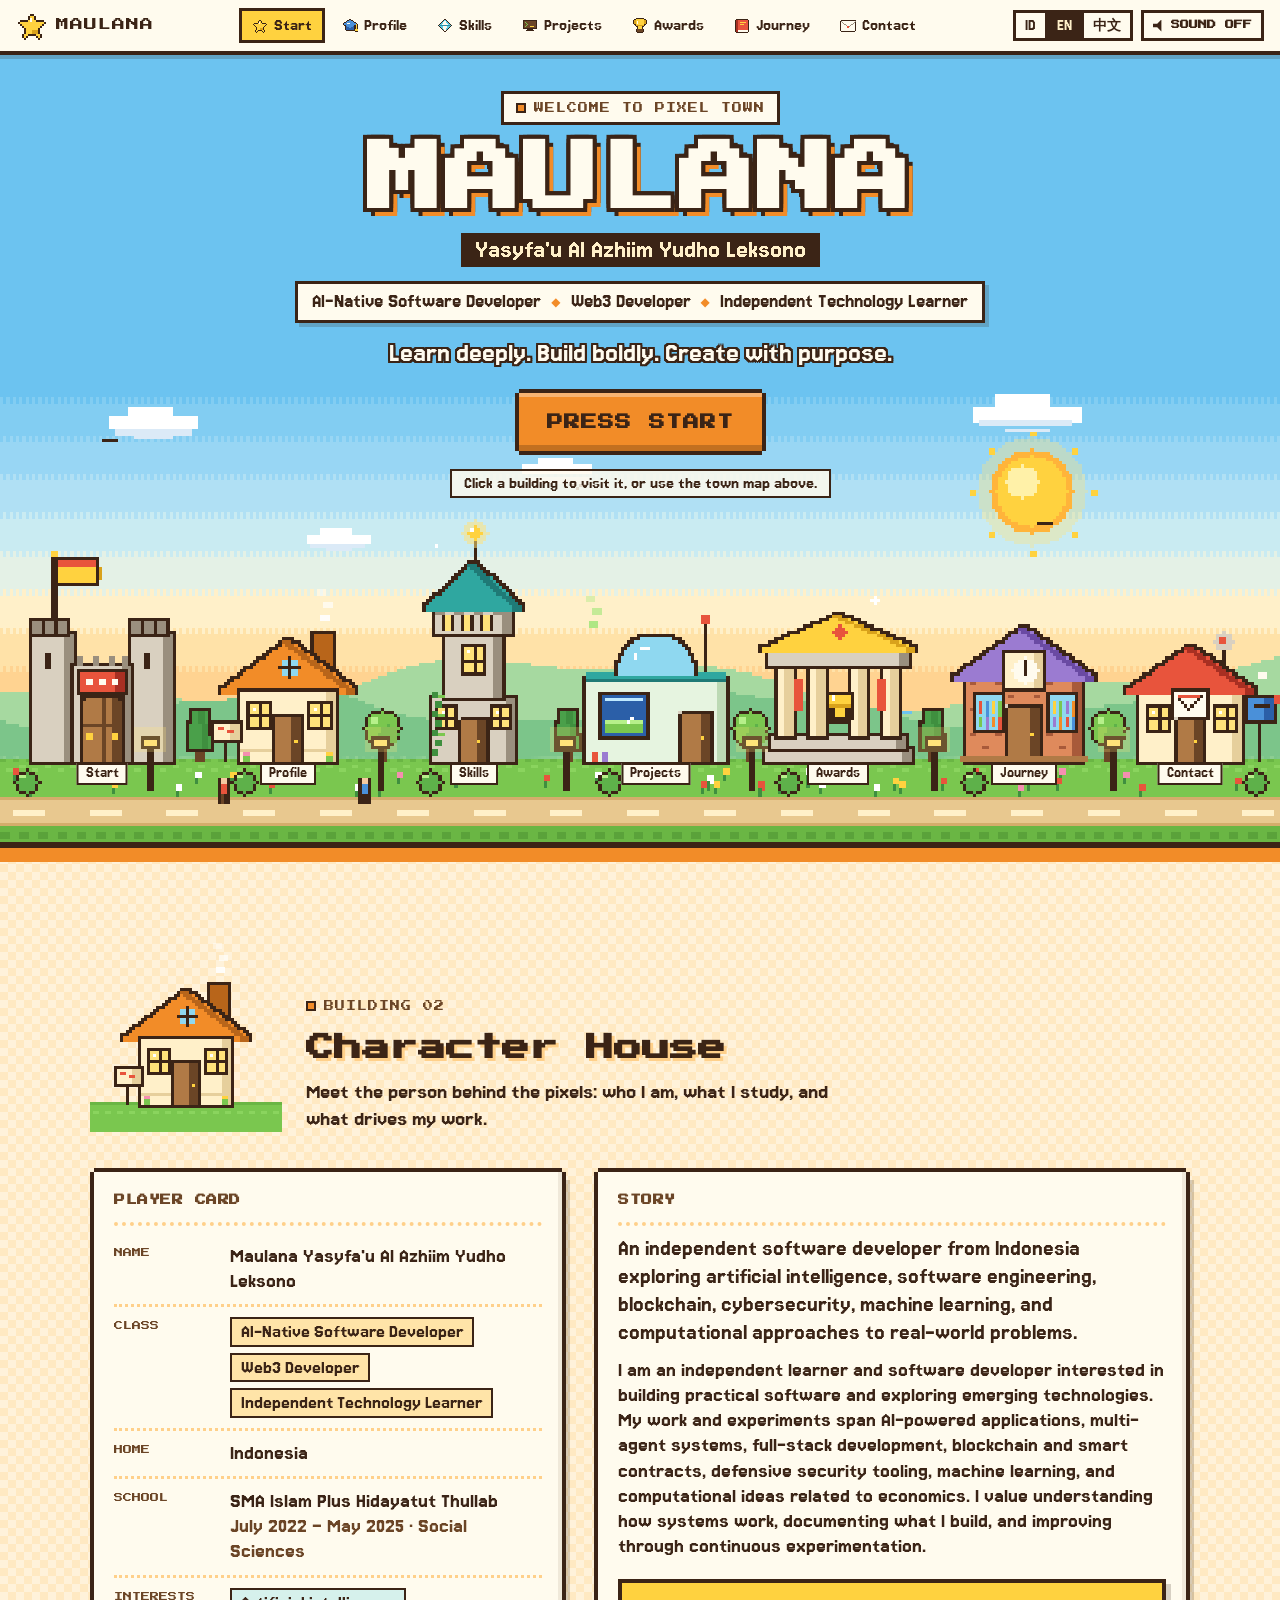
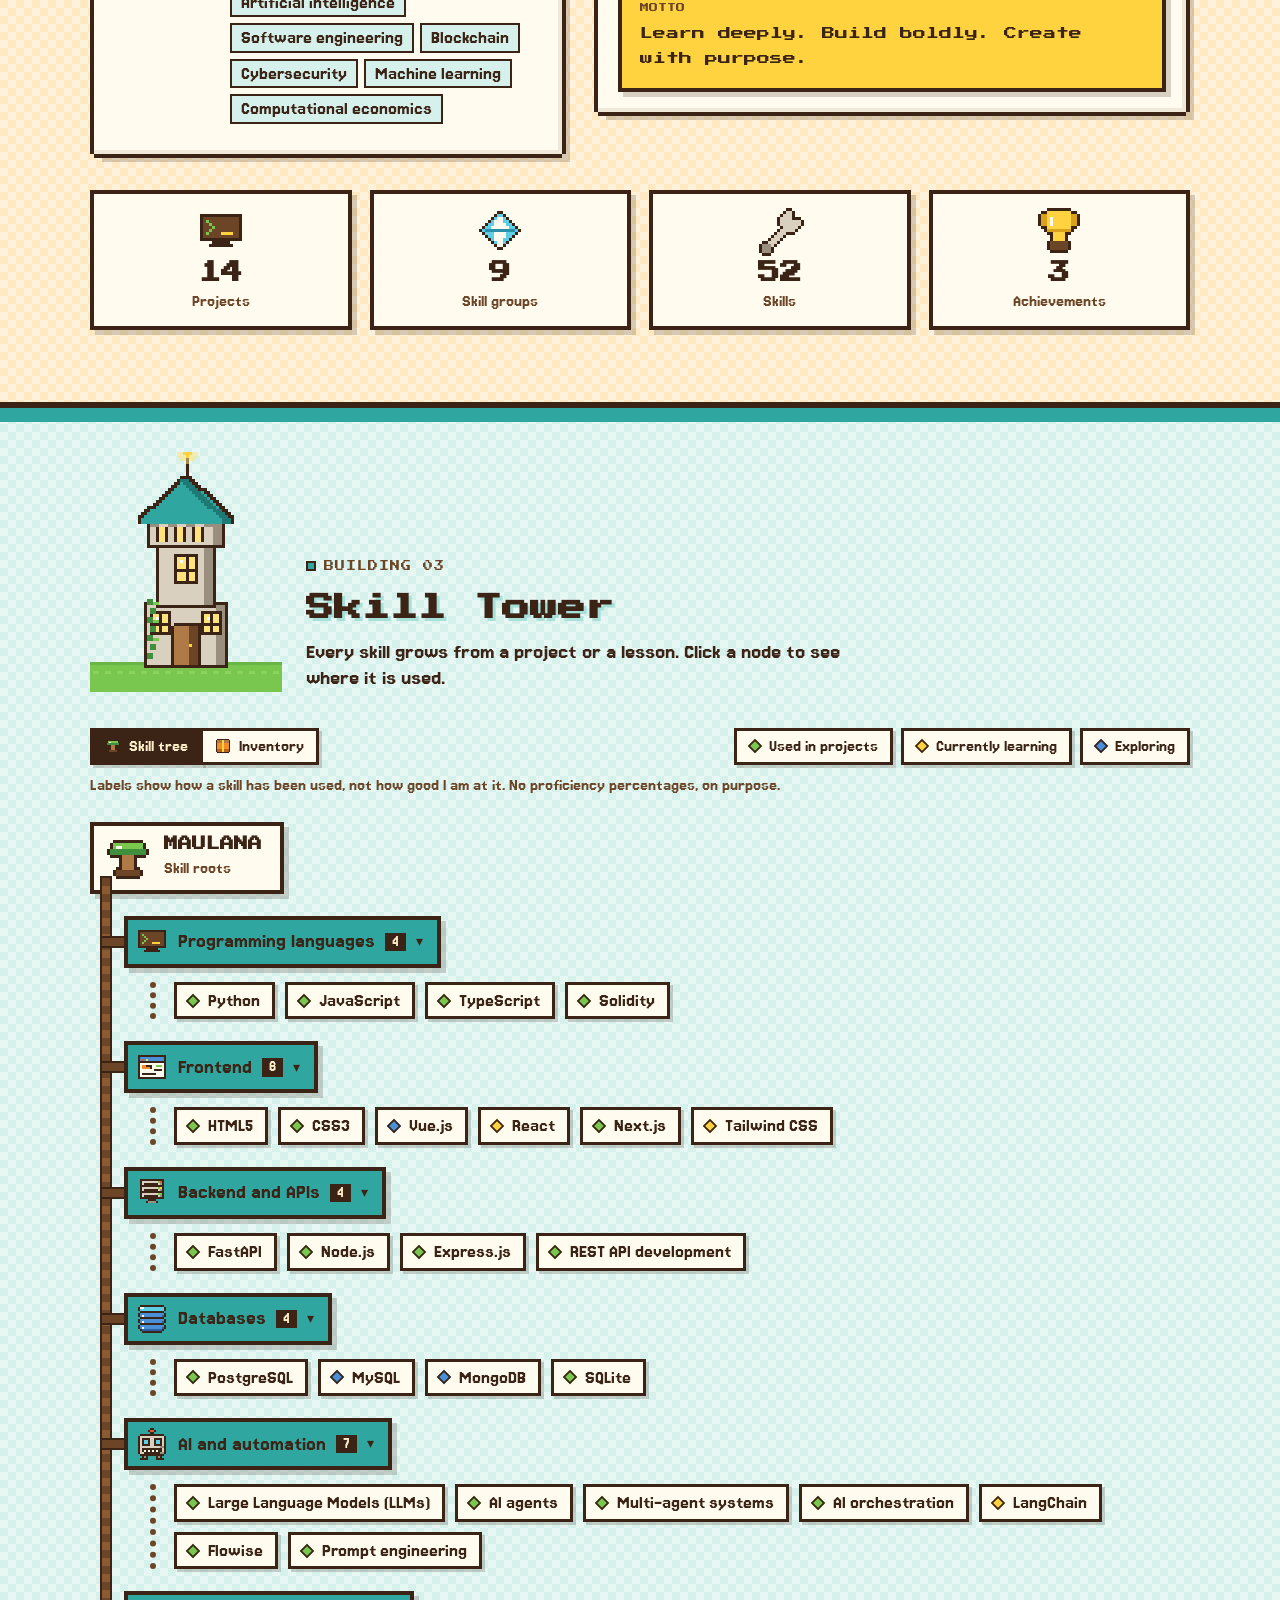
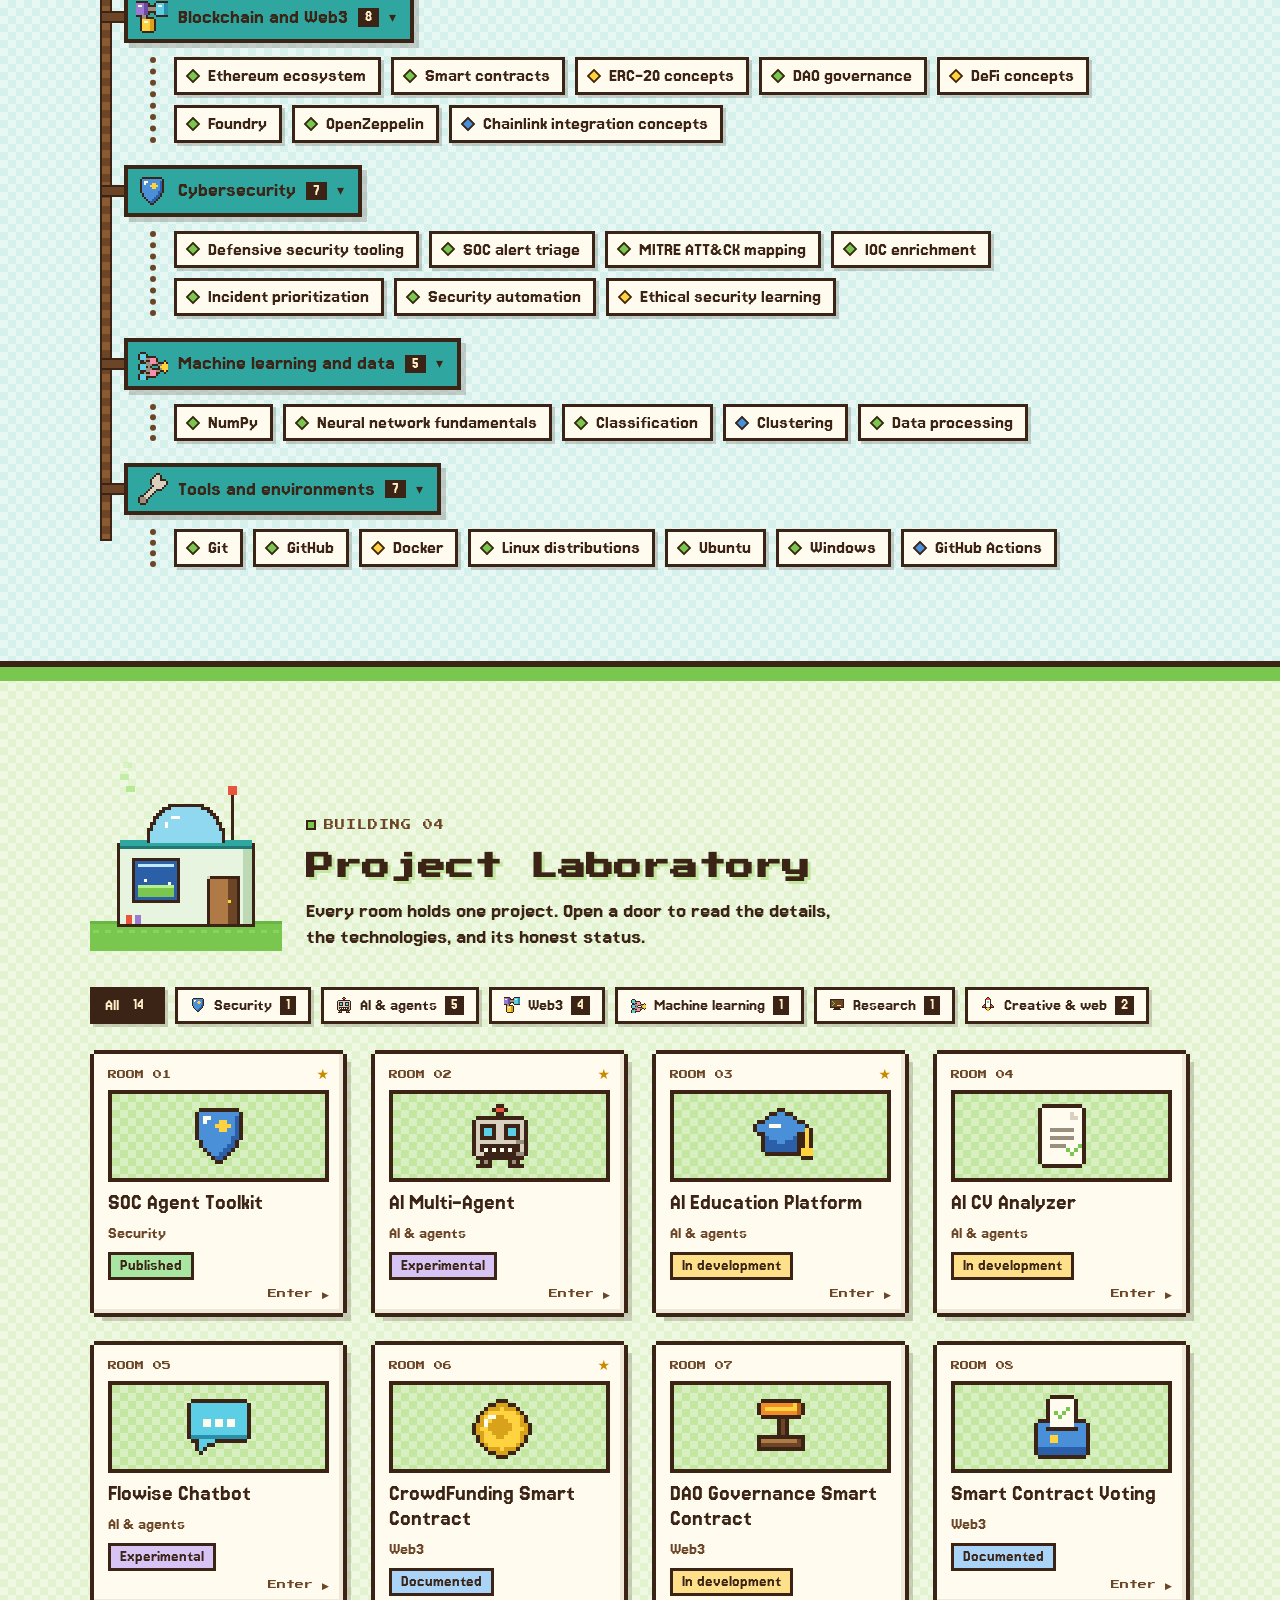
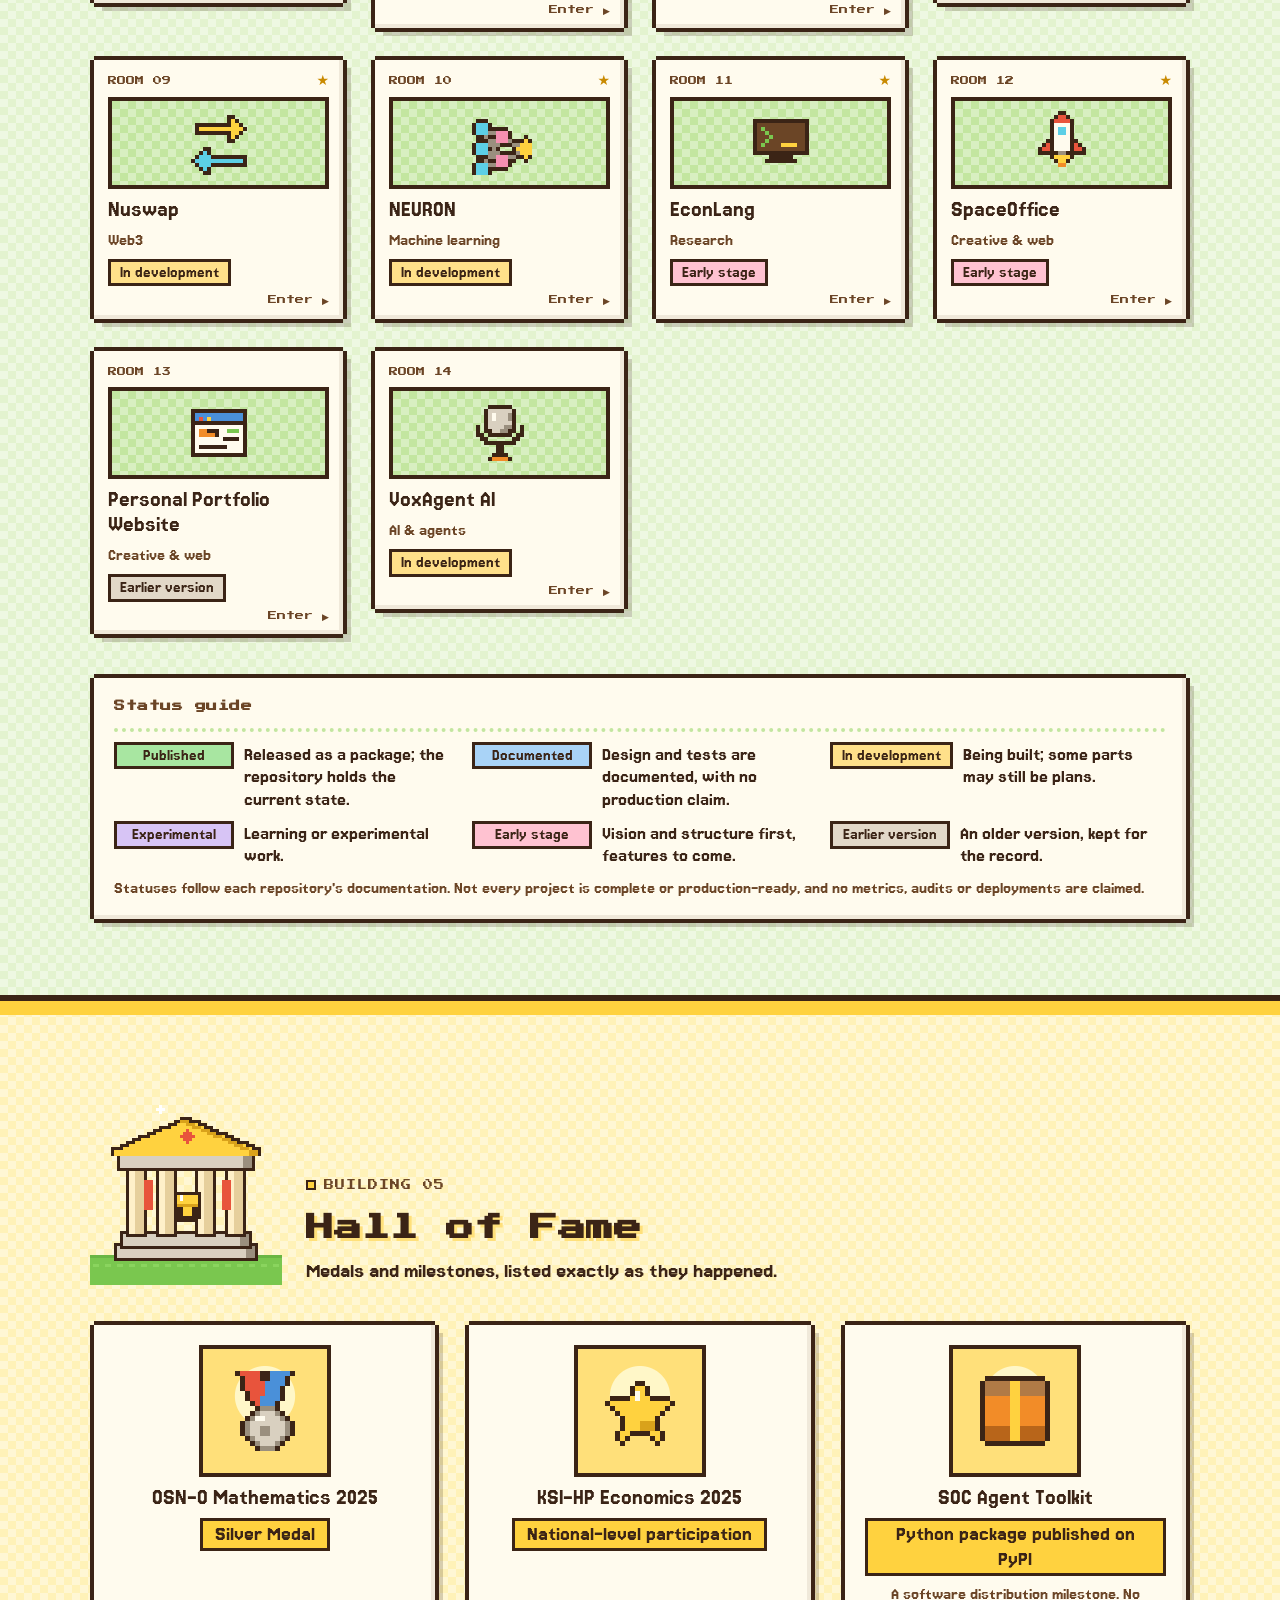
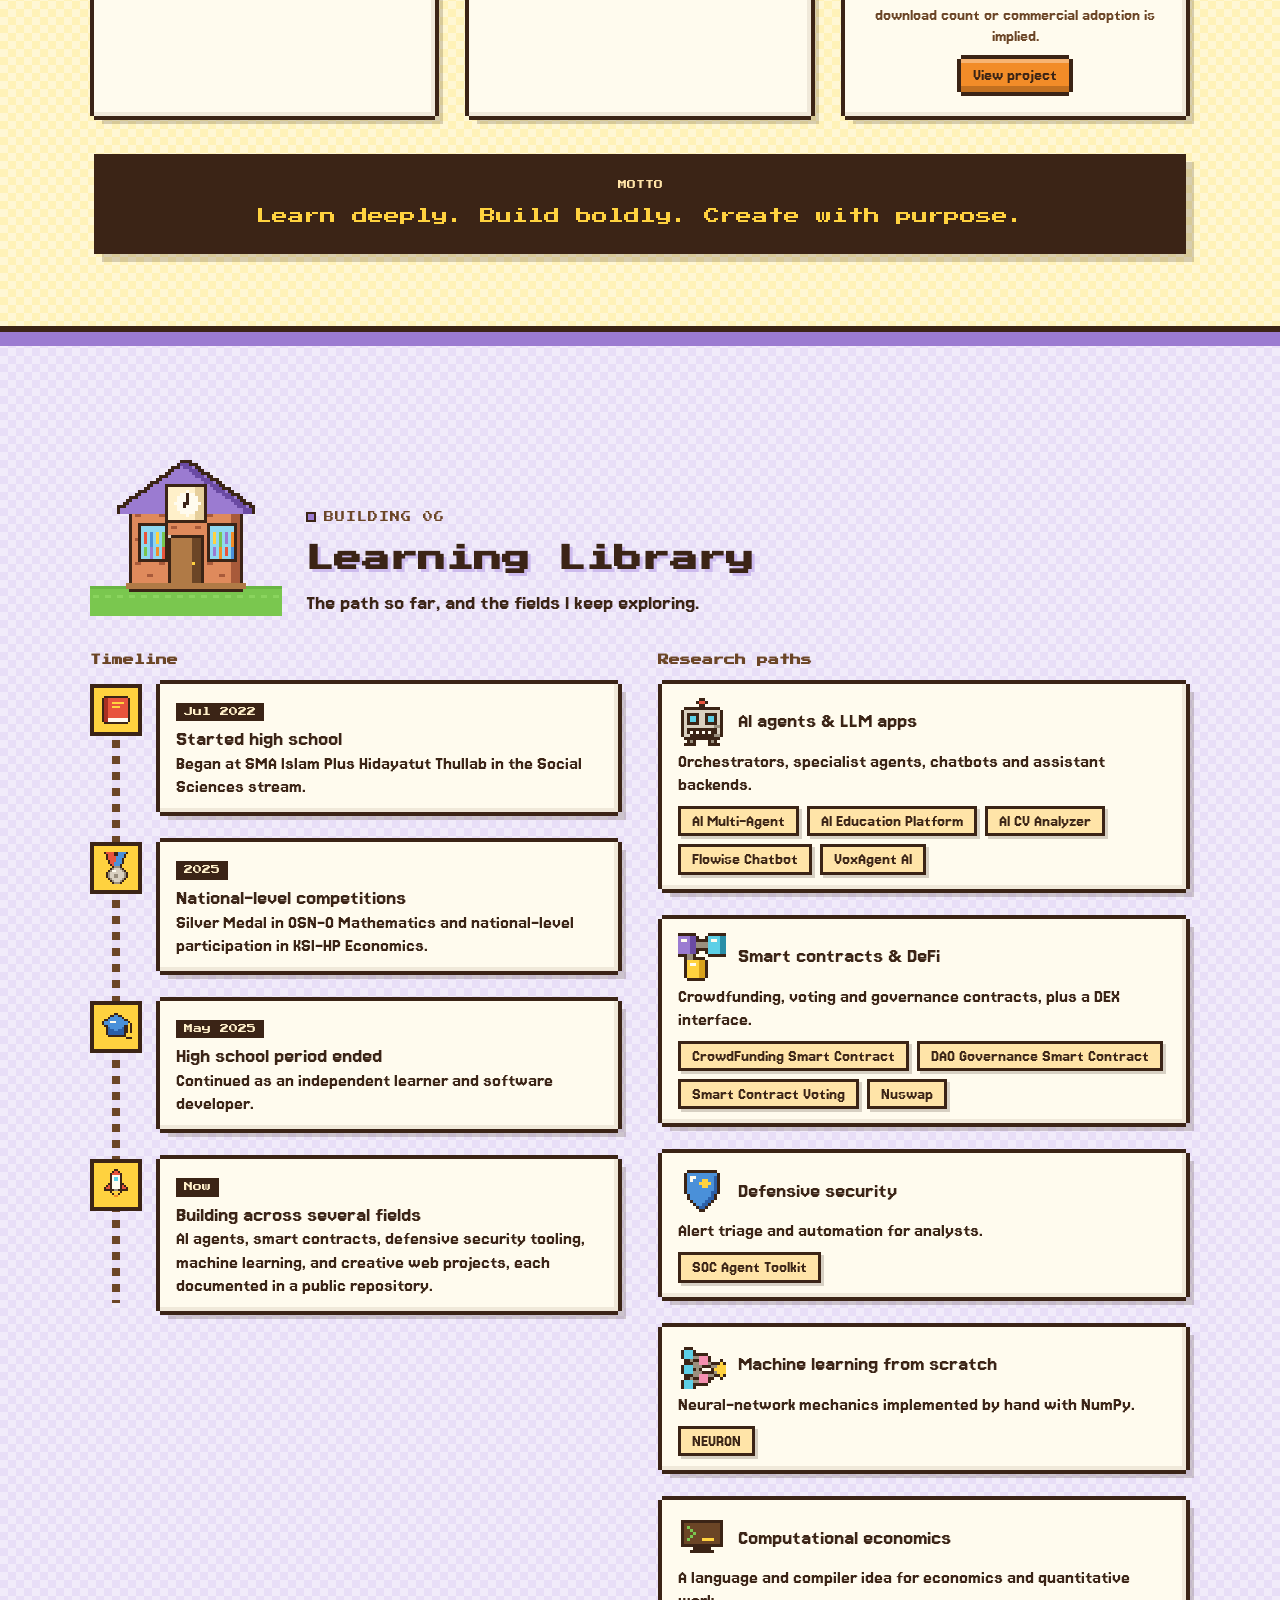
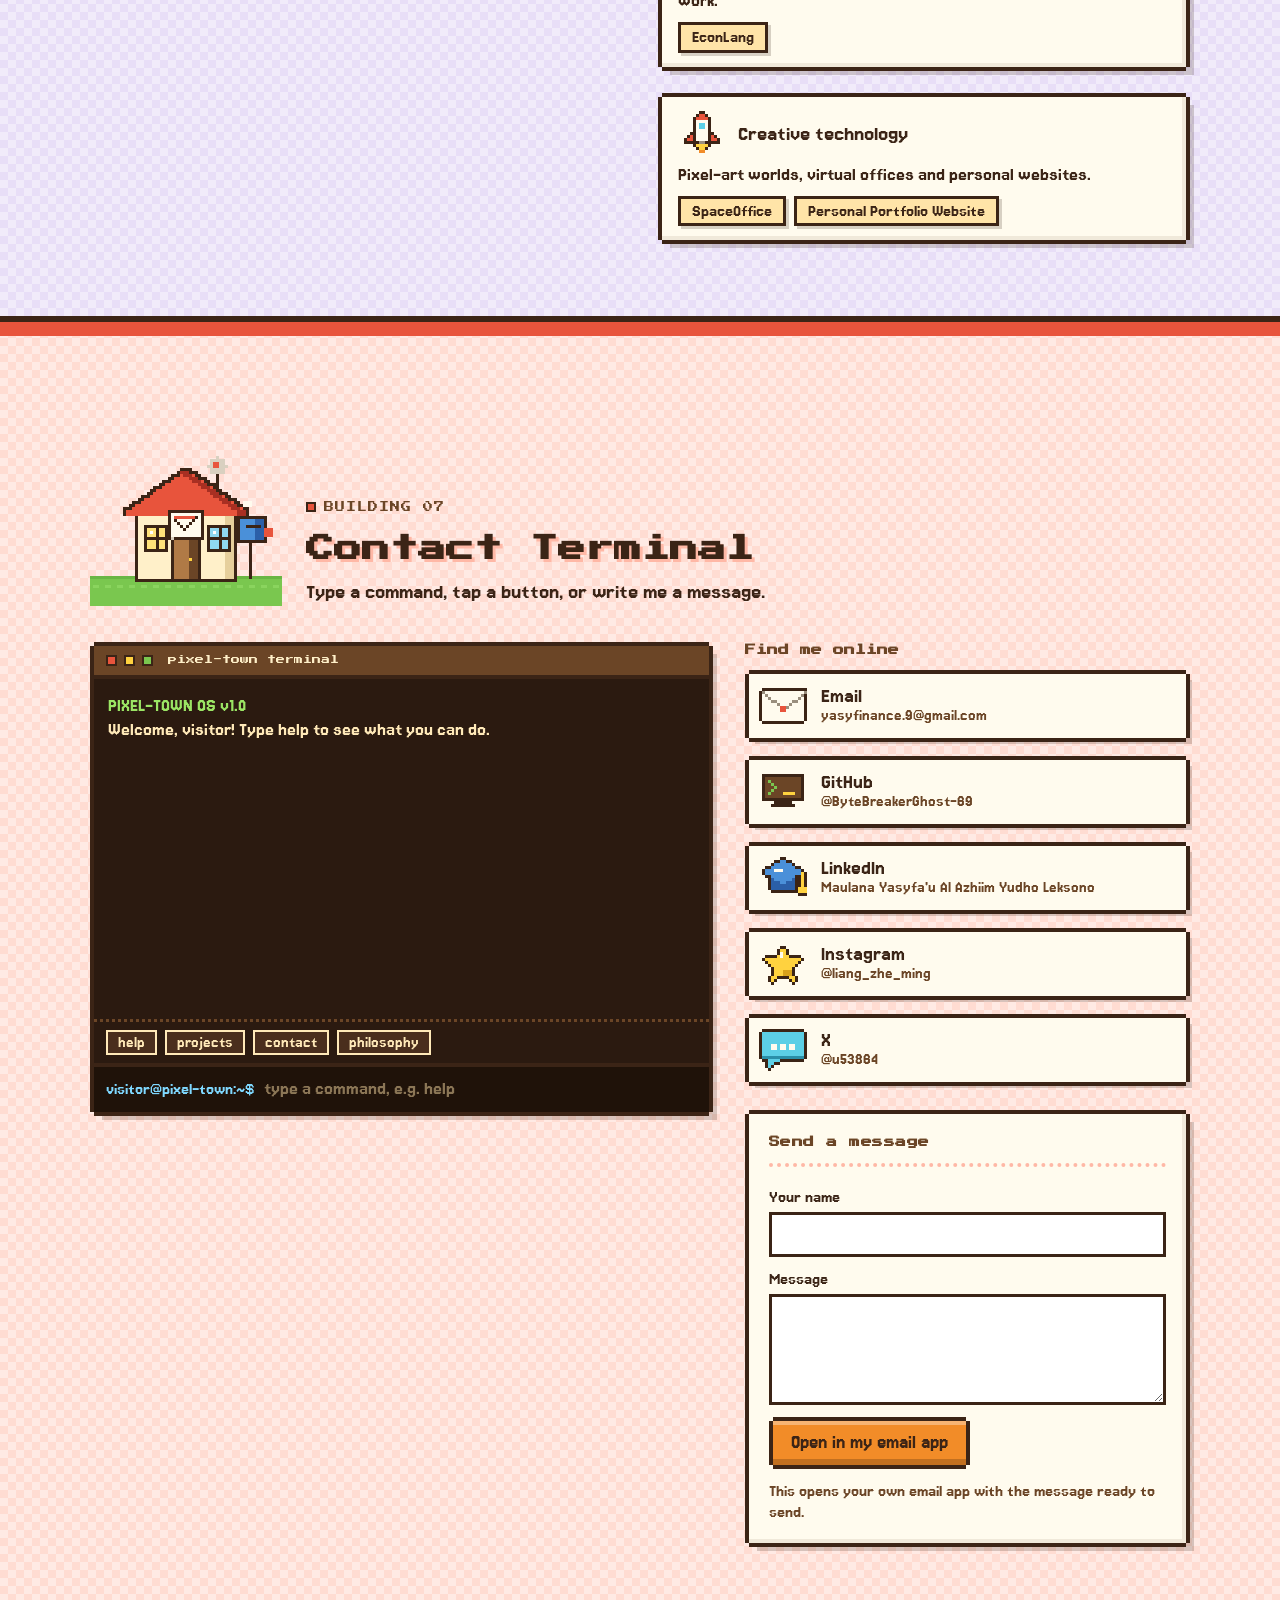
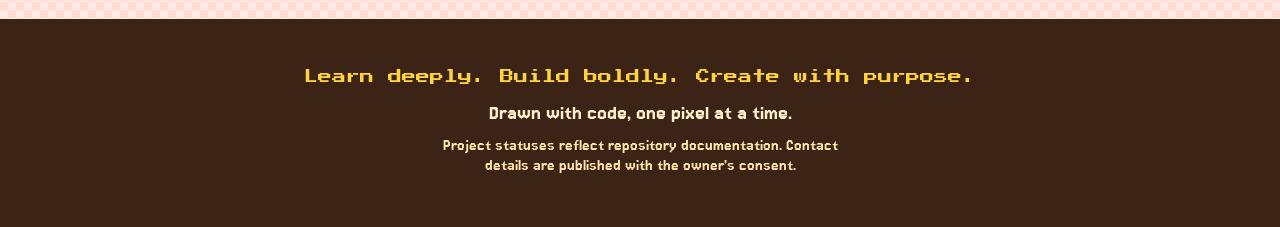
<file: index.html>
<!doctype html>
<html lang="en">
<head>
  <meta charset="utf-8">
  <meta name="viewport" content="width=device-width, initial-scale=1">
  <title>Maulana · Pixel Town Portfolio</title>
  <meta name="description" content="Portfolio of Maulana Yasyfa'u Al Azhiim Yudho Leksono: AI-native software developer, Web3 developer and independent technology learner. Explore it as a pixel-art town.">
  <meta name="theme-color" content="#ffd391">
  <meta property="og:title" content="Maulana · Pixel Town Portfolio">
  <meta property="og:description" content="Learn deeply. Build boldly. Create with purpose. A 2D pixel-art portfolio.">
  <meta property="og:type" content="website">
  <meta property="og:image" content="assets/og.png">
  <link rel="icon" href="assets/favicon.svg" type="image/svg+xml">
  <link rel="preload" href="assets/fonts/jersey-15-latin-400-normal.woff2" as="font" type="font/woff2" crossorigin>
  <link rel="preload" href="assets/fonts/press-start-2p-latin-400-normal.woff2" as="font" type="font/woff2" crossorigin>
  <link rel="stylesheet" href="css/style.css">
</head>
<body>
  <a class="skip" href="#main" data-i18n="skip">Skip to content</a>

  <header class="topbar">
    <div class="topbar-row">
      <a class="brand" href="#gate" id="brand" aria-label="Maulana, home">
        <canvas class="spr s2" data-sprite="star" aria-hidden="true"></canvas>
        <span class="brand-text">MAULANA</span>
      </a>
      <div class="settings">
        <div class="lang" role="group" aria-label="Language" data-i18n-attr="aria-label:lang.label">
          <button type="button" data-lang="id" aria-pressed="false" lang="id" title="Bahasa Indonesia">ID</button>
          <button type="button" data-lang="en" aria-pressed="false" lang="en" title="English">EN</button>
          <button type="button" data-lang="zh" aria-pressed="false" lang="zh" title="中文">中文</button>
        </div>
        <button type="button" id="sound" class="sound" aria-pressed="false">
          <span class="sound-ico" aria-hidden="true"></span>
          <span class="sound-txt" id="sound-txt">SOUND OFF</span>
        </button>
      </div>
    </div>
    <nav class="map" aria-label="Town map" data-i18n-attr="aria-label:nav.label">
      <a href="#gate" data-nav="gate"><canvas class="spr s1" data-sprite="star" aria-hidden="true"></canvas><span data-i18n="nav.gate">Start</span></a>
      <a href="#house" data-nav="house"><canvas class="spr s1" data-sprite="cap" aria-hidden="true"></canvas><span data-i18n="nav.house">Profile</span></a>
      <a href="#tower" data-nav="tower"><canvas class="spr s1" data-sprite="gem" aria-hidden="true"></canvas><span data-i18n="nav.tower">Skills</span></a>
      <a href="#lab" data-nav="lab"><canvas class="spr s1" data-sprite="code" aria-hidden="true"></canvas><span data-i18n="nav.lab">Projects</span></a>
      <a href="#hall" data-nav="hall"><canvas class="spr s1" data-sprite="trophy" aria-hidden="true"></canvas><span data-i18n="nav.hall">Awards</span></a>
      <a href="#library" data-nav="library"><canvas class="spr s1" data-sprite="book" aria-hidden="true"></canvas><span data-i18n="nav.library">Journey</span></a>
      <a href="#post" data-nav="post"><canvas class="spr s1" data-sprite="mail" aria-hidden="true"></canvas><span data-i18n="nav.post">Contact</span></a>
    </nav>
  </header>

  <main id="main">
    <!-- 01 GATE / START SCREEN -->
    <section id="gate" class="gate" aria-labelledby="gate-title">
      <div class="gate-inner">
        <p class="eyebrow" data-i18n="gate.eyebrow">WELCOME TO PIXEL TOWN</p>
        <h1 id="gate-title" class="logo">
          <span class="logo-main">MAULANA</span>
          <small class="logo-sub" id="logo-sub"></small>
        </h1>
        <p class="classes" id="classes"></p>
        <p class="motto" id="motto"></p>
        <button type="button" class="btn btn-big blink-btn" id="start" data-i18n="gate.start">PRESS START</button>
        <p class="hint" data-i18n="gate.hint">Click a building to visit it, or use the town map above.</p>
      </div>
      <div class="town-scroll" id="town-scroll" tabindex="-1">
        <div class="town-wrap" id="town-wrap">
          <canvas id="town" width="400" height="150" aria-hidden="true"></canvas>
          <div class="town-links" id="town-links"></div>
        </div>
      </div>
    </section>

    <!-- 02 HOUSE / CHARACTER PROFILE -->
    <section id="house" class="room theme-orange" aria-labelledby="house-title">
      <div class="room-head">
        <canvas class="bld" data-building="house" width="64" height="80" aria-hidden="true"></canvas>
        <div>
          <p class="eyebrow" data-i18n="house.eyebrow">BUILDING 02</p>
          <h2 id="house-title" class="h2" data-i18n="house.title">Character House</h2>
          <p class="lead" data-i18n="house.lead"></p>
        </div>
      </div>
      <div class="room-body" id="house-body"></div>
    </section>

    <!-- 03 TOWER / SKILL TREE -->
    <section id="tower" class="room theme-teal" aria-labelledby="tower-title">
      <div class="room-head">
        <canvas class="bld" data-building="tower" width="64" height="80" aria-hidden="true"></canvas>
        <div>
          <p class="eyebrow" data-i18n="tower.eyebrow">BUILDING 03</p>
          <h2 id="tower-title" class="h2" data-i18n="tower.title">Skill Tower</h2>
          <p class="lead" data-i18n="tower.lead"></p>
        </div>
      </div>
      <div class="room-body" id="tower-body"></div>
    </section>

    <!-- 04 LAB / PROJECT ROOMS -->
    <section id="lab" class="room theme-green" aria-labelledby="lab-title">
      <div class="room-head">
        <canvas class="bld" data-building="lab" width="64" height="80" aria-hidden="true"></canvas>
        <div>
          <p class="eyebrow" data-i18n="lab.eyebrow">BUILDING 04</p>
          <h2 id="lab-title" class="h2" data-i18n="lab.title">Project Laboratory</h2>
          <p class="lead" data-i18n="lab.lead"></p>
        </div>
      </div>
      <div class="room-body" id="lab-body"></div>
    </section>

    <!-- 05 HALL / ACHIEVEMENTS -->
    <section id="hall" class="room theme-gold" aria-labelledby="hall-title">
      <div class="room-head">
        <canvas class="bld" data-building="hall" width="64" height="80" aria-hidden="true"></canvas>
        <div>
          <p class="eyebrow" data-i18n="hall.eyebrow">BUILDING 05</p>
          <h2 id="hall-title" class="h2" data-i18n="hall.title">Hall of Fame</h2>
          <p class="lead" data-i18n="hall.lead"></p>
        </div>
      </div>
      <div class="room-body" id="hall-body"></div>
    </section>

    <!-- 06 LIBRARY / JOURNEY -->
    <section id="library" class="room theme-purple" aria-labelledby="library-title">
      <div class="room-head">
        <canvas class="bld" data-building="library" width="64" height="80" aria-hidden="true"></canvas>
        <div>
          <p class="eyebrow" data-i18n="library.eyebrow">BUILDING 06</p>
          <h2 id="library-title" class="h2" data-i18n="library.title">Learning Library</h2>
          <p class="lead" data-i18n="library.lead"></p>
        </div>
      </div>
      <div class="room-body" id="library-body"></div>
    </section>

    <!-- 07 POST / CONTACT TERMINAL -->
    <section id="post" class="room theme-red" aria-labelledby="post-title">
      <div class="room-head">
        <canvas class="bld" data-building="post" width="64" height="80" aria-hidden="true"></canvas>
        <div>
          <p class="eyebrow" data-i18n="post.eyebrow">BUILDING 07</p>
          <h2 id="post-title" class="h2" data-i18n="post.title">Contact Terminal</h2>
          <p class="lead" data-i18n="post.lead"></p>
        </div>
      </div>
      <div class="room-body" id="post-body"></div>
    </section>
  </main>

  <footer class="footer">
    <p class="footer-motto" id="footer-motto"></p>
    <p data-i18n="footer.text">Drawn with code, one pixel at a time.</p>
    <p class="footer-note" data-i18n="footer.note"></p>
  </footer>

  <dialog id="dlg" class="rpg" aria-labelledby="dlg-title">
    <div class="rpg-box" id="dlg-box">
      <header class="rpg-head">
        <canvas class="spr s3" id="dlg-ico" data-sprite="gem" aria-hidden="true"></canvas>
        <div class="rpg-titles">
          <h3 id="dlg-title"></h3>
          <p id="dlg-sub" class="rpg-sub"></p>
        </div>
        <button type="button" class="x" id="dlg-x" aria-label="Close" data-i18n-attr="aria-label:dlg.close">✕</button>
      </header>
      <div id="dlg-body" class="rpg-body"></div>
      <footer class="rpg-foot" id="dlg-foot"></footer>
    </div>
  </dialog>

  <canvas id="fx" aria-hidden="true"></canvas>
  <div id="toast" class="toast" role="status" aria-live="polite"></div>

  <noscript><p class="noscript">This pixel town needs JavaScript. / Kota pixel ini membutuhkan JavaScript.</p></noscript>
  <script type="module" src="js/app.js"></script>
</body>
</html>
</file>
<file: css/style.css>
/* ==========================================================
   Pixel Town Portfolio: 16-bit, bright and warm
   ========================================================== */
@font-face { font-family: 'Press Start 2P'; src: url('../assets/fonts/press-start-2p-latin-400-normal.woff2') format('woff2'); font-display: swap; }
@font-face { font-family: 'Jersey 15'; font-weight: 400 700; src: url('../assets/fonts/jersey-15-latin-400-normal.woff2') format('woff2'); font-display: swap; size-adjust: 122%; }

:root {
  --ink: #3b2416; --ink2: #6b4526; --paper: #fffbee; --cream: #fff0c9; --sand: #ffe4a8; --peach: #ffd391;
  --orange: #f28c28; --red: #e8543c; --green: #7ac74f; --teal: #2fa7a0; --blue: #4a90d9; --purple: #9b7bd1; --gold: #ffd23f;
  --accent: #f28c28; --bg: #ffe9c2; --soft: #ffd08a;
  --drop: rgba(59, 36, 22, .2);
  --notch: 0 -4px 0 0 var(--ink), 0 4px 0 0 var(--ink), -4px 0 0 0 var(--ink), 4px 0 0 0 var(--ink);
  --cjk: 'PingFang SC', 'Hiragino Sans GB', 'Microsoft YaHei', 'Noto Sans CJK SC', 'Noto Sans SC', sans-serif;
  --font-body: 'Jersey 15', var(--cjk), system-ui, sans-serif;
  --font-head: 'Press Start 2P', var(--cjk), monospace;
}
*, *::before, *::after { box-sizing: border-box; }
[hidden] { display: none !important; }
html { scroll-padding-top: calc(var(--topbar-h, 96px) + 8px); scroll-behavior: smooth; -webkit-text-size-adjust: 100%; }
html.lock { overflow: hidden; }
body {
  margin: 0; color: var(--ink); background: var(--cream); font-family: var(--font-body); font-size: 18px; line-height: 1.4;
  background-image: linear-gradient(45deg, rgba(255,255,255,.35) 25%, transparent 25%, transparent 75%, rgba(255,255,255,.35) 75%), linear-gradient(45deg, rgba(255,255,255,.35) 25%, transparent 25%, transparent 75%, rgba(255,255,255,.35) 75%);
  background-size: 16px 16px; background-position: 0 0, 8px 8px;
}
h1, h2, h3, h4, p, ul, ol, dl, dd, blockquote { margin: 0; }
ul, ol { padding: 0; list-style: none; }
button { font: inherit; color: inherit; cursor: pointer; }
a { color: inherit; }
img, canvas { max-width: 100%; }
code { background: var(--sand); padding: 0 6px; border: 2px solid var(--ink); }
:focus-visible { outline: 4px solid #1b6fd1; outline-offset: 3px; }
.skip { position: absolute; left: 8px; top: -64px; background: var(--paper); border: 3px solid var(--ink); padding: 8px 14px; z-index: 300; }
.skip:focus { top: 8px; }
.dim { color: var(--ink2); }
.small { font-size: 15px; }
.noscript { padding: 24px; text-align: center; }

.spr { image-rendering: pixelated; image-rendering: crisp-edges; display: inline-block; vertical-align: middle; flex: none; }
.s1 { width: 16px; height: 16px; } .s2 { width: 32px; height: 32px; } .s3 { width: 48px; height: 48px; } .s4 { width: 64px; height: 64px; } .s5 { width: 80px; height: 80px; }

/* ---------- shared pixel components ---------- */
.panel { position: relative; margin: 4px; padding: 20px; background: var(--paper); box-shadow: var(--notch), inset -4px -4px 0 rgba(107, 69, 38, .1), 8px 8px 0 var(--drop); }
.panel-title { font-family: var(--font-head); font-size: 11px; line-height: 1.6; letter-spacing: .5px; color: var(--ink2); padding-bottom: 12px; margin-bottom: 8px; border-bottom: 4px dotted var(--soft); }
.sub-h { font-family: var(--font-head); font-size: 11px; line-height: 1.6; color: var(--ink2); margin: 22px 0 10px; }
.btn { display: inline-flex; align-items: center; justify-content: center; gap: 8px; margin: 4px; padding: 10px 18px; border: 0; background: var(--orange); color: var(--ink); font-weight: 700; font-size: 17px; text-decoration: none; box-shadow: var(--notch), inset 0 -6px 0 rgba(0,0,0,.2), inset 0 4px 0 rgba(255,255,255,.35); transition: transform .06s steps(2); }
.btn:hover { background: var(--gold); transform: translateY(-2px); }
.btn:active { transform: translateY(2px); box-shadow: var(--notch), inset 0 4px 0 rgba(0,0,0,.2); }
.btn-small { padding: 6px 12px; font-size: 15px; }
.btn.ghost { background: var(--paper); }
.btn.ghost:hover { background: var(--sand); }
.btn-big { font-family: var(--font-head); font-size: 16px; padding: 18px 28px; margin-top: 8px; letter-spacing: 1px; }
.badge { display: inline-flex; align-items: center; gap: 6px; padding: 1px 9px; border: 3px solid var(--ink); font-weight: 700; font-size: 14px; line-height: 1.4; background: var(--sand); }
.st-published { background: #a8e6a1; } .st-documented { background: #a9d3f7; } .st-developing { background: #ffe08a; }
.st-experimental { background: #d7c4f5; } .st-early { background: #ffc2d1; } .st-earlier { background: #e2d8c8; }
.lv-used { background: #a8e6a1; } .lv-learning { background: #ffe08a; } .lv-exploring { background: #a9d3f7; }
.gem { display: inline-block; width: 12px; height: 12px; border: 2px solid var(--ink); flex: none; transform: rotate(45deg) scale(.85); }
.g-used { background: var(--green); } .g-learning { background: var(--gold); } .g-exploring { background: var(--blue); }
.tags { display: flex; flex-wrap: wrap; gap: 6px; }
.tags li { background: var(--sand); border: 2px solid var(--ink); padding: 0 9px; font-size: 16px; line-height: 1.6; }
.tags.alt li { background: #d6f1ec; }
.marks { display: grid; gap: 6px; }
.marks li { display: flex; gap: 10px; align-items: baseline; }
.marks li::before { content: ''; flex: none; width: 8px; height: 8px; background: var(--accent); border: 2px solid var(--ink); transform: translateY(-1px); }
.note-line { font-size: 15px; color: var(--ink2); margin: 10px 0 0; }
.chips, .toolbar, .inv-tabs { display: flex; flex-wrap: wrap; gap: 10px; }
.chip, .legend-btn, .inv-tabs button, .seg button { display: inline-flex; align-items: center; gap: 8px; padding: 5px 12px; border: 3px solid var(--ink); background: var(--paper); font-weight: 700; font-size: 15px; line-height: 1.4; box-shadow: 3px 3px 0 var(--drop); }
.chip b { background: var(--ink); color: var(--cream); padding: 0 6px; font-size: 13px; }
.chip:hover, .legend-btn:hover, .inv-tabs button:hover, .seg button:hover { background: var(--sand); }
.chip[aria-pressed="true"], .legend-btn[aria-pressed="true"], .inv-tabs button[aria-pressed="true"], .seg button[aria-pressed="true"] { background: var(--ink); color: var(--cream); }
.seg { display: inline-flex; gap: 0; }
.seg button + button { margin-left: -3px; }

/* ---------- top bar ---------- */
.topbar { position: sticky; top: 0; z-index: 50; background: var(--paper); border-bottom: 4px solid var(--ink); box-shadow: 0 4px 0 var(--drop); }
.topbar-row { display: flex; align-items: center; justify-content: space-between; gap: 10px; padding: 8px 12px; }
.brand { display: inline-flex; align-items: center; gap: 8px; text-decoration: none; font-family: var(--font-head); font-size: 13px; letter-spacing: 1px; }
.settings { display: flex; align-items: center; gap: 8px; }
.lang { display: inline-flex; }
.lang button, .sound { border: 3px solid var(--ink); background: var(--paper); padding: 3px 9px; font-weight: 700; font-size: 14px; line-height: 1.4; }
.lang button + button { margin-left: -3px; }
.lang button[aria-pressed="true"] { background: var(--ink); color: var(--cream); }
.lang button:hover:not([aria-pressed="true"]), .sound:hover { background: var(--sand); }
.sound { display: inline-flex; align-items: center; gap: 6px; font-family: var(--font-head); font-size: 9px; padding: 6px 9px; }
.sound.on { background: var(--green); }
.sound-ico { width: 12px; height: 12px; background: var(--ink); clip-path: polygon(0 35%, 35% 35%, 70% 0, 70% 100%, 35% 65%, 0 65%); }
.sound.on .sound-ico { box-shadow: 4px 0 0 -0px transparent; }
.map { display: flex; gap: 4px; overflow-x: auto; padding: 0 10px 8px; scrollbar-width: none; }
.map::-webkit-scrollbar { display: none; }
.map a { display: inline-flex; align-items: center; gap: 6px; padding: 4px 10px; border: 3px solid transparent; text-decoration: none; font-weight: 700; font-size: 15px; white-space: nowrap; }
.map a:hover { background: var(--sand); border-color: var(--ink2); }
.map a[aria-current="true"] { background: var(--gold); border-color: var(--ink); }
@media (min-width: 1040px) {
  .topbar { display: flex; align-items: center; gap: 12px; padding: 0 16px; }
  .topbar-row { display: contents; }
  .brand { order: 1; } .map { order: 2; flex: 1; justify-content: center; padding: 8px 0; } .settings { order: 3; }
}

/* ---------- gate / start screen ---------- */
.gate { background: #6cc3f0; position: relative; overflow: hidden; }
.gate-inner { position: relative; z-index: 2; max-width: 900px; margin: 0 auto; padding: 36px 16px 8px; text-align: center; display: grid; justify-items: center; gap: 14px; }
.eyebrow { font-family: var(--font-head); font-size: 10px; letter-spacing: 1px; color: var(--ink2); display: inline-flex; align-items: center; gap: 8px; line-height: 1.6; }
.eyebrow::before { content: ''; width: 10px; height: 10px; background: var(--accent); border: 2px solid var(--ink); flex: none; }
.gate .eyebrow { background: var(--paper); padding: 6px 12px; border: 3px solid var(--ink); }
.logo { display: grid; gap: 10px; justify-items: center; }
.logo-main { font-family: var(--font-head); font-size: clamp(30px, 9vw, 76px); line-height: 1.1; color: var(--paper); letter-spacing: 2px;
  text-shadow: 4px 0 0 var(--ink), -4px 0 0 var(--ink), 0 4px 0 var(--ink), 0 -4px 0 var(--ink), 4px 4px 0 var(--ink), -4px -4px 0 var(--ink), 4px -4px 0 var(--ink), -4px 4px 0 var(--ink), 8px 8px 0 var(--orange), 4px 8px 0 var(--ink), 8px 4px 0 var(--ink); }
.logo-sub { font-size: clamp(16px, 3.4vw, 22px); font-weight: 700; background: var(--ink); color: var(--cream); padding: 2px 14px; }
.classes { display: flex; flex-wrap: wrap; justify-content: center; gap: 6px 10px; align-items: center; font-weight: 700; font-size: 17px; background: var(--paper); border: 3px solid var(--ink); padding: 6px 14px; box-shadow: 4px 4px 0 var(--drop); }
.classes i { font-style: normal; color: var(--orange); font-size: 12px; }
.motto { font-size: clamp(18px, 3vw, 24px); font-weight: 700; color: var(--paper); text-shadow: 2px 0 0 var(--ink), -2px 0 0 var(--ink), 0 2px 0 var(--ink), 0 -2px 0 var(--ink), 2px 2px 0 var(--ink), -2px -2px 0 var(--ink), 2px -2px 0 var(--ink), -2px 2px 0 var(--ink); }
.hint { font-size: 15px; font-weight: 700; background: rgba(255, 251, 238, .85); padding: 2px 12px; border: 2px solid var(--ink); }
.blink-btn { animation: blink 1.1s steps(2, jump-none) infinite; }
.blink-btn:hover, .blink-btn:focus-visible { animation: none; }
@keyframes blink { 50% { filter: brightness(1.18); } }
.town-scroll { position: relative; z-index: 1; margin-top: calc(var(--town-overlap, 0px) * -1); overflow-x: auto; overflow-y: hidden; scrollbar-width: thin; }
.town-wrap { position: relative; min-width: 760px; width: 100%; }
#town { display: block; width: 100%; height: auto; image-rendering: pixelated; image-rendering: crisp-edges; aspect-ratio: 400 / 150; }
.town-links { position: absolute; inset: 0; }
.town-link { position: absolute; display: block; text-decoration: none; }
.town-tag { position: absolute; left: 50%; top: calc(100% + 4px); transform: translateX(-50%); white-space: nowrap; font-weight: 700; font-size: 13px; line-height: 1.2; background: var(--paper); border: 2px solid var(--ink); padding: 1px 7px; transition: transform .08s steps(2); }
.town-link:hover .town-tag, .town-link:focus-visible .town-tag { background: var(--gold); transform: translateX(-50%) translateY(-3px); }
.town-link:focus-visible { outline-offset: 0; }

/* ---------- rooms (sections) ---------- */
.room { background: var(--bg); border-top: 6px solid var(--ink); position: relative; padding: 56px max(16px, calc((100% - 1100px) / 2)) 72px;
  background-image: linear-gradient(var(--accent) 0 14px, transparent 14px), linear-gradient(45deg, rgba(255,255,255,.4) 25%, transparent 25%, transparent 75%, rgba(255,255,255,.4) 75%), linear-gradient(45deg, rgba(255,255,255,.4) 25%, transparent 25%, transparent 75%, rgba(255,255,255,.4) 75%);
  background-size: 100% 100%, 16px 16px, 16px 16px; background-position: 0 0, 0 0, 8px 8px; background-repeat: no-repeat, repeat, repeat; }
.theme-orange { --accent: #f28c28; --bg: #ffe9c2; --soft: #ffd08a; }
.theme-teal { --accent: #2fa7a0; --bg: #d6f1ec; --soft: #a6e0d8; }
.theme-green { --accent: #7ac74f; --bg: #e3f3cf; --soft: #c3e6a0; }
.theme-gold { --accent: #ffd23f; --bg: #fff2b8; --soft: #ffe07a; }
.theme-purple { --accent: #9b7bd1; --bg: #e8def7; --soft: #cdbbee; }
.theme-red { --accent: #e8543c; --bg: #ffdcd2; --soft: #ffb8a6; }
.room-head { display: flex; align-items: flex-end; gap: 24px; margin-bottom: 36px; }
.bld { width: 192px; height: 240px; flex: none; image-rendering: pixelated; image-rendering: crisp-edges; margin-top: -12px; }
.h2 { font-family: var(--font-head); font-size: clamp(16px, 3.4vw, 28px); line-height: 1.45; margin: 10px 0; text-shadow: 3px 3px 0 var(--soft); }
.lead { max-width: 60ch; font-size: 19px; }
html[lang^="zh"] .h2, html[lang^="zh"] .logo-main, html[lang^="zh"] .btn-big { letter-spacing: .06em; }

/* house */
.house-grid { display: grid; grid-template-columns: 1fr 1.25fr; gap: 28px; align-items: start; }
.sheet > div { display: grid; grid-template-columns: 104px 1fr; gap: 12px; padding: 10px 0; border-bottom: 3px dotted var(--soft); }
.sheet > div:last-child { border-bottom: 0; }
.sheet dt { font-family: var(--font-head); font-size: 9px; line-height: 2; color: var(--ink2); }
.sheet dd { font-weight: 700; }
.sheet dd .dim { font-weight: 400; }
.story p + p { margin-top: 12px; }
.story-short { font-size: 20px; font-weight: 700; }
.motto-box { margin-top: 20px; padding: 16px 18px; background: var(--gold); border: 4px solid var(--ink); font-family: var(--font-head); font-size: 13px; line-height: 1.9; box-shadow: 5px 5px 0 var(--drop); }
.mb-label { display: block; font-size: 9px; color: var(--ink2); margin-bottom: 6px; }
.stats { display: grid; grid-template-columns: repeat(4, 1fr); gap: 18px; margin-top: 32px; }
.stats li { display: grid; justify-items: center; gap: 2px; padding: 14px 8px; background: var(--paper); border: 4px solid var(--ink); text-align: center; box-shadow: 5px 5px 0 var(--drop); }
.stats b { font-family: var(--font-head); font-size: 22px; line-height: 1.4; }
.stats span { font-size: 15px; font-weight: 700; color: var(--ink2); }

/* tower: skill tree + inventory */
.toolbar { justify-content: space-between; align-items: center; margin-bottom: 4px; }
.legend { display: flex; flex-wrap: wrap; gap: 8px; }
#skill-view { margin-top: 26px; }
.tree { position: relative; padding-left: 34px; }
.tree::before { content: ''; position: absolute; left: 12px; top: 56px; bottom: 28px; width: 8px; background: repeating-linear-gradient(var(--ink2) 0 8px, #8a5a33 8px 16px); border: 0; box-shadow: 0 0 0 2px var(--ink); }
.tree-root { display: flex; align-items: center; gap: 12px; margin: 0 0 22px -34px; padding: 8px 18px 8px 10px; background: var(--paper); border: 4px solid var(--ink); width: max-content; max-width: 100%; box-shadow: 5px 5px 0 var(--drop); }
.tree-root b { font-family: var(--font-head); font-size: 14px; display: block; }
.tree-root span { font-size: 15px; color: var(--ink2); }
.branch { position: relative; margin-bottom: 22px; }
.branch::before { content: ''; position: absolute; left: -22px; top: 22px; width: 22px; height: 8px; background: var(--ink2); box-shadow: 0 0 0 2px var(--ink); }
.cat-node { display: flex; align-items: center; gap: 10px; padding: 6px 14px 6px 8px; background: var(--accent); border: 4px solid var(--ink); font-weight: 700; font-size: 18px; box-shadow: 5px 5px 0 var(--drop); text-align: left; }
.cat-node:hover { filter: brightness(1.08); }
.cat-count { background: var(--ink); color: var(--cream); font-size: 13px; padding: 0 7px; }
.chev { font-size: 14px; transition: transform .1s steps(2); }
.cat-node[aria-expanded="false"] .chev { transform: rotate(-90deg); }
.leaves { display: flex; flex-wrap: wrap; gap: 10px; margin: 14px 0 0 26px; padding-left: 18px; border-left: 6px dotted var(--ink2); }
.leaf { display: inline-flex; align-items: center; gap: 9px; padding: 5px 12px 5px 10px; background: var(--paper); border: 3px solid var(--ink); font-size: 16px; line-height: 1.35; box-shadow: 3px 3px 0 var(--drop); transition: transform .06s steps(2); }
.leaf:hover { background: var(--sand); transform: translateY(-2px); }
.dim.leaf, .leaf.dim, .slot.dim { opacity: .28; filter: grayscale(.6); }
.inv { display: grid; gap: 18px; }
.inv-grid { display: grid; grid-template-columns: repeat(auto-fill, minmax(112px, 1fr)); gap: 12px; }
.slot { position: relative; display: grid; justify-items: center; align-content: start; gap: 6px; width: 100%; min-height: 128px; padding: 12px 6px 8px; background: #e8cf95; border: 4px solid var(--ink); box-shadow: inset 4px 4px 0 rgba(255,255,255,.45), inset -4px -4px 0 rgba(107,69,38,.25); font-size: 14px; line-height: 1.2; font-weight: 700; text-align: center; }
.slot:hover { background: var(--gold); }
.slot .gem { position: absolute; top: 8px; right: 8px; }

/* lab: rooms */
.rooms { display: grid; grid-template-columns: repeat(auto-fill, minmax(236px, 1fr)); gap: 24px; margin-top: 26px; }
.room-card { position: relative; display: grid; gap: 8px; width: calc(100% - 8px); margin: 4px; padding: 14px 14px 12px; text-align: left; border: 0; background: var(--paper); box-shadow: var(--notch), inset -4px -4px 0 rgba(107, 69, 38, .1), 8px 8px 0 var(--drop); transition: transform .08s steps(2); align-content: start; }
.room-card:hover, .room-card:focus-visible { transform: translateY(-4px); background: #fffadf; }
.room-card:active { transform: translateY(0); }
.room-no { font-family: var(--font-head); font-size: 9px; line-height: 1.6; color: var(--ink2); display: flex; justify-content: space-between; }
.feat { color: #c98a00; font-size: 14px; line-height: 1; font-family: var(--font-body); }
.room-ico { display: grid; place-items: center; height: 92px; background: var(--soft); border: 4px solid var(--ink); background-image: linear-gradient(45deg, rgba(255,255,255,.35) 25%, transparent 25%, transparent 75%, rgba(255,255,255,.35) 75%), linear-gradient(45deg, rgba(255,255,255,.35) 25%, transparent 25%, transparent 75%, rgba(255,255,255,.35) 75%); background-size: 16px 16px; background-position: 0 0, 8px 8px; }
.room-name { font-weight: 700; font-size: 20px; line-height: 1.25; }
.room-cat { font-size: 15px; color: var(--ink2); }
.room-card .badge { justify-self: start; }
.room-go { justify-self: end; font-family: var(--font-head); font-size: 9px; color: var(--ink2); }
.room-card:hover .room-go { color: var(--ink); }
.legend-panel { margin-top: 40px; }
.status-legend { display: grid; grid-template-columns: repeat(auto-fit, minmax(260px, 1fr)); gap: 10px 22px; margin-top: 10px; }
.status-legend li { display: flex; align-items: baseline; gap: 10px; font-size: 16px; }
.status-legend .badge { flex: none; min-width: 120px; justify-content: center; }

/* hall */
.trophies { display: grid; grid-template-columns: repeat(auto-fit, minmax(250px, 1fr)); gap: 26px; }
.trophy { display: grid; gap: 8px; justify-items: center; text-align: center; align-content: start; }
.trophy h3 { font-size: 20px; line-height: 1.25; }
.result { font-weight: 700; background: var(--gold); border: 3px solid var(--ink); padding: 1px 12px; }
.pedestal { display: grid; place-items: center; width: 132px; height: 132px; background: radial-gradient(circle at 50% 38%, #fff7c8 0 30%, transparent 31%), var(--soft); border: 4px solid var(--ink); background-blend-mode: normal; }
.banner { margin: 34px 4px 0; background: var(--ink); color: var(--cream); text-align: center; padding: 22px 16px; font-family: var(--font-head); font-size: clamp(11px, 2.2vw, 16px); line-height: 2; box-shadow: 8px 8px 0 var(--drop); }
.banner span { display: block; font-size: 9px; color: var(--sand); margin-bottom: 6px; }
.banner b { color: var(--gold); font-weight: 400; }

/* library */
.lib-grid { display: grid; grid-template-columns: 1fr 1fr; gap: 36px; align-items: start; }
.lib-grid .sub-h:first-child { margin-top: 0; }
.timeline { position: relative; display: grid; gap: 22px; }
.timeline::before { content: ''; position: absolute; left: 22px; top: 12px; bottom: 12px; width: 8px; background: repeating-linear-gradient(var(--ink2) 0 8px, transparent 8px 16px); }
.timeline li { position: relative; display: flex; gap: 14px; align-items: flex-start; }
.node { flex: none; width: 52px; height: 52px; display: grid; place-items: center; background: var(--gold); border: 4px solid var(--ink); z-index: 1; margin-top: 4px; }
.timeline .panel { flex: 1; padding: 14px 16px; }
.when { display: inline-block; font-family: var(--font-head); font-size: 9px; background: var(--ink); color: var(--cream); padding: 3px 8px; margin-bottom: 6px; }
.timeline h4 { font-size: 19px; line-height: 1.3; }
.timeline p { font-size: 16.5px; }
.paths { display: grid; gap: 22px; }
.path { padding: 14px 16px; }
.path-head { display: flex; align-items: center; gap: 12px; margin-bottom: 4px; }
.path h4 { font-size: 19px; line-height: 1.3; }
.path p { font-size: 16.5px; }
.mini { display: flex; flex-wrap: wrap; gap: 8px; margin-top: 10px; }
.mini button { padding: 2px 11px; border: 3px solid var(--ink); background: var(--sand); font-weight: 700; font-size: 14.5px; box-shadow: 3px 3px 0 var(--drop); }
.mini button:hover { background: var(--gold); }

/* post: terminal + contact */
.post-grid { display: grid; grid-template-columns: 1.4fr 1fr; gap: 32px; align-items: start; }
.term { margin: 4px; background: #2b1a10; color: #ffe9b8; box-shadow: var(--notch), 8px 8px 0 var(--drop); }
.term-bar { display: flex; align-items: center; gap: 7px; padding: 8px 12px; background: var(--ink2); border-bottom: 4px solid var(--ink); font-family: var(--font-head); font-size: 9px; color: var(--cream); }
.term-bar i { width: 11px; height: 11px; background: var(--red); border: 2px solid var(--ink); } .term-bar i:nth-child(2) { background: var(--gold); } .term-bar i:nth-child(3) { background: var(--green); }
.term-bar span { margin-left: 8px; }
.term-screen { height: 340px; overflow: auto; padding: 14px; font-size: 16.5px; line-height: 1.5; cursor: text; overscroll-behavior: contain; }
.tl { white-space: pre-wrap; word-break: break-word; }
.tgreen { color: #9be564; } .tyellow { color: #ffd23f; } .tred { color: #ff9a85; } .tdim { color: #cdb893; } .tprompt { color: #7fd8ff; }
.tlink { color: #7fd8ff; text-underline-offset: 3px; }
.tcmd { background: none; border: 0; padding: 0; font: inherit; color: #ffd23f; text-decoration: underline dotted; text-underline-offset: 3px; text-align: left; white-space: pre; }
.tcmd:hover { color: #fff; }
.term-quick { display: flex; flex-wrap: wrap; gap: 8px; padding: 8px 12px; border-top: 3px dotted #6b4526; }
.term-quick button { background: #4a2e1d; color: #ffe9b8; border: 2px solid #ffe9b8; padding: 1px 10px; font-size: 14px; }
.term-quick button:hover { background: #ffd23f; color: var(--ink); }
.term-form { display: flex; align-items: center; gap: 8px; padding: 10px 12px; border-top: 4px solid var(--ink); background: #1f1209; }
.term-prompt { color: #7fd8ff; white-space: nowrap; font-size: 15px; }
.term-input { flex: 1; min-width: 0; background: transparent; border: 0; color: #ffe9b8; font: inherit; font-size: 16px; caret-color: #ffd23f; outline: none; }
.term-input::placeholder { color: #8b7656; }
.term-form:focus-within { box-shadow: inset 0 0 0 3px #ffd23f; }
.post-side .sub-h:first-child { margin-top: 0; }
.contacts { display: grid; gap: 14px; }
.contact { display: flex; align-items: center; gap: 14px; margin: 4px; padding: 8px 14px 8px 10px; background: var(--paper); text-decoration: none; box-shadow: var(--notch), 6px 6px 0 var(--drop); transition: transform .08s steps(2); }
.contact:hover, .contact:focus-visible { background: var(--gold); transform: translateX(4px); }
.contact b { display: block; font-size: 18px; line-height: 1.2; }
.contact small { display: block; font-size: 14px; color: var(--ink2); line-height: 1.3; word-break: break-word; }
.mail-form { margin-top: 28px; display: grid; gap: 12px; }
.mail-form label { display: grid; gap: 4px; font-weight: 700; font-size: 15px; }
.mail-form input, .mail-form textarea { font: inherit; font-size: 16px; padding: 8px 10px; border: 3px solid var(--ink); background: #fff; color: var(--ink); resize: vertical; min-width: 0; }
.mail-form .btn { justify-self: start; }

/* footer */
.footer { background: var(--ink); color: var(--cream); text-align: center; padding: 44px 16px 52px; display: grid; gap: 10px; justify-items: center; }
.footer-motto { font-family: var(--font-head); font-size: clamp(11px, 2.2vw, 14px); line-height: 2; color: var(--gold); }
.footer-note { font-size: 14px; color: var(--sand); max-width: 62ch; }

/* ---------- RPG dialog ---------- */
.rpg { padding: 0; border: 0; background: transparent; color: var(--ink); width: min(720px, calc(100vw - 28px)); max-width: none; max-height: calc(100dvh - 28px); overflow: visible; margin: auto; }
.rpg::backdrop { background: rgba(59, 36, 22, .62); background-image: linear-gradient(45deg, rgba(0,0,0,.18) 25%, transparent 25%, transparent 75%, rgba(0,0,0,.18) 75%), linear-gradient(45deg, rgba(0,0,0,.18) 25%, transparent 25%, transparent 75%, rgba(0,0,0,.18) 75%); background-size: 8px 8px; background-position: 0 0, 4px 4px; }
.rpg[open] .rpg-box { animation: pop .22s steps(4) both; }
@keyframes pop { from { transform: translateY(14px) scale(.94); opacity: 0; } to { transform: none; opacity: 1; } }
.rpg-box { display: flex; flex-direction: column; margin: 4px; max-height: calc(100dvh - 40px); background: var(--paper); box-shadow: var(--notch), inset -4px -4px 0 rgba(107,69,38,.1), 8px 8px 0 rgba(0,0,0,.28); }
.rpg-head { display: flex; align-items: center; gap: 14px; padding: 14px 16px; background: var(--gold); border-bottom: 4px solid var(--ink); }
.rpg-head .spr { background: var(--paper); border: 3px solid var(--ink); padding: 3px; box-sizing: content-box; }
.rpg-titles { flex: 1; min-width: 0; }
.rpg-head h3 { font-family: var(--font-head); font-size: clamp(11px, 2.6vw, 15px); line-height: 1.6; overflow-wrap: anywhere; }
.rpg-sub { display: flex; flex-wrap: wrap; align-items: center; gap: 8px; margin-top: 6px; font-size: 15px; font-weight: 700; }
.x { flex: none; width: 40px; height: 40px; border: 3px solid var(--ink); background: var(--paper); font-weight: 700; font-size: 18px; line-height: 1; }
.x:hover { background: var(--red); color: #fff; }
.rpg-body { padding: 18px 20px; overflow-y: auto; min-height: 0; }
.tw { min-height: 4.8em; padding: 12px 14px; background: var(--cream); border: 3px solid var(--ink); font-size: 19px; line-height: 1.45; cursor: pointer; }
.tw .off { visibility: hidden; }
.tw.done::after { content: ' ▼'; font-size: 13px; animation: blink2 .9s steps(2) infinite; }
@keyframes blink2 { 50% { opacity: 0; } }
.kv { display: flex; flex-wrap: wrap; gap: 4px 12px; align-items: baseline; margin-top: 12px; }
.k { font-family: var(--font-head); font-size: 9px; background: var(--ink); color: var(--cream); padding: 4px 8px; line-height: 1.4; }
.callout { display: grid; gap: 4px; margin-top: 12px; padding: 10px 14px; background: #fff3b0; border: 3px solid var(--ink); border-left-width: 10px; }
.callout b { font-family: var(--font-head); font-size: 9px; color: var(--ink2); }
.rpg-body .sub-h { margin: 16px 0 6px; }
.rpg-foot { display: flex; flex-wrap: wrap; align-items: center; justify-content: space-between; gap: 8px; padding: 10px 14px; border-top: 4px dotted var(--soft); }
.nav-pair { display: flex; flex-wrap: wrap; gap: 4px; }

.toast { position: fixed; left: 50%; bottom: 24px; transform: translate(-50%, 24px); background: var(--ink); color: var(--cream); padding: 8px 18px; border: 3px solid var(--cream); font-weight: 700; opacity: 0; pointer-events: none; z-index: 400; transition: opacity .15s steps(3), transform .15s steps(3); max-width: calc(100vw - 32px); text-align: center; }
.toast.show { opacity: 1; transform: translate(-50%, 0); }
#fx { position: fixed; inset: 0; width: 100vw; height: 100dvh; pointer-events: none; display: none; z-index: 500; image-rendering: pixelated; image-rendering: crisp-edges; }
#fx.on { display: block; }

/* ---------- responsive ---------- */
@media (max-width: 900px) {
  .house-grid, .lib-grid, .post-grid { grid-template-columns: 1fr; }
  .stats { grid-template-columns: repeat(2, 1fr); }
}
@media (max-width: 640px) {
  body { font-size: 17px; }
  .room { padding: 40px 14px 56px; }
  .room-head { gap: 14px; margin-bottom: 26px; align-items: center; }
  .bld { width: 112px; height: 140px; margin-top: 0; }
  .lead { font-size: 17px; }
  .gate-inner { padding-top: 32px; }
  .btn-big { font-size: 13px; padding: 16px 20px; }
  .sound-txt { display: none; }
  .classes { font-size: 16px; gap: 4px 8px; padding: 6px 10px; }
  .classes i { display: none; }
  .classes span { background: var(--sand); border: 2px solid var(--ink); padding: 0 8px; }
  .sound { padding: 6px 8px; }
  .sheet > div { grid-template-columns: 1fr; gap: 2px; }
  .term-screen { height: 300px; font-size: 15.5px; }
  .term-prompt { font-size: 13px; }
  .status-legend .badge { min-width: 104px; }
  .nav-pair .btn span { display: none; }
  .rpg-body { padding: 14px; }
  .tree { padding-left: 26px; }
  .tree-root { margin-left: -26px; }
  .tree::before { left: 8px; }
  .branch::before { left: -18px; width: 18px; }
  .leaves { margin-left: 16px; padding-left: 12px; }
}
/* Chinese labels: the Latin-only display font falls back to a system font, so use the body font at a readable size */
html[lang^="zh"] :is(.k, .callout b, .room-no, .room-go, .when, .sheet dt, .mb-label, .banner span, .term-bar, .sound, .panel-title, .sub-h, .eyebrow) { font-family: var(--font-body); font-size: 14px; letter-spacing: .04em; font-weight: 700; }
html[lang^="zh"] .sub-h, html[lang^="zh"] .panel-title { font-size: 17px; }
html[lang^="zh"] .sheet dt { font-size: 15px; }
html[lang^="zh"] :is(.motto-box, .banner, .footer-motto) { font-family: var(--font-body); font-weight: 700; letter-spacing: .08em; }
html[lang^="zh"] .motto-box { font-size: 19px; }
html[lang^="zh"] .banner { font-size: clamp(17px, 2.6vw, 22px); }
html[lang^="zh"] .footer-motto { font-size: 18px; }
html[lang^="zh"] .stats b { font-family: var(--font-head); }
@media (prefers-reduced-motion: reduce) {
  html { scroll-behavior: auto; }
  *, *::before, *::after { animation: none !important; transition: none !important; }
}
</file>
